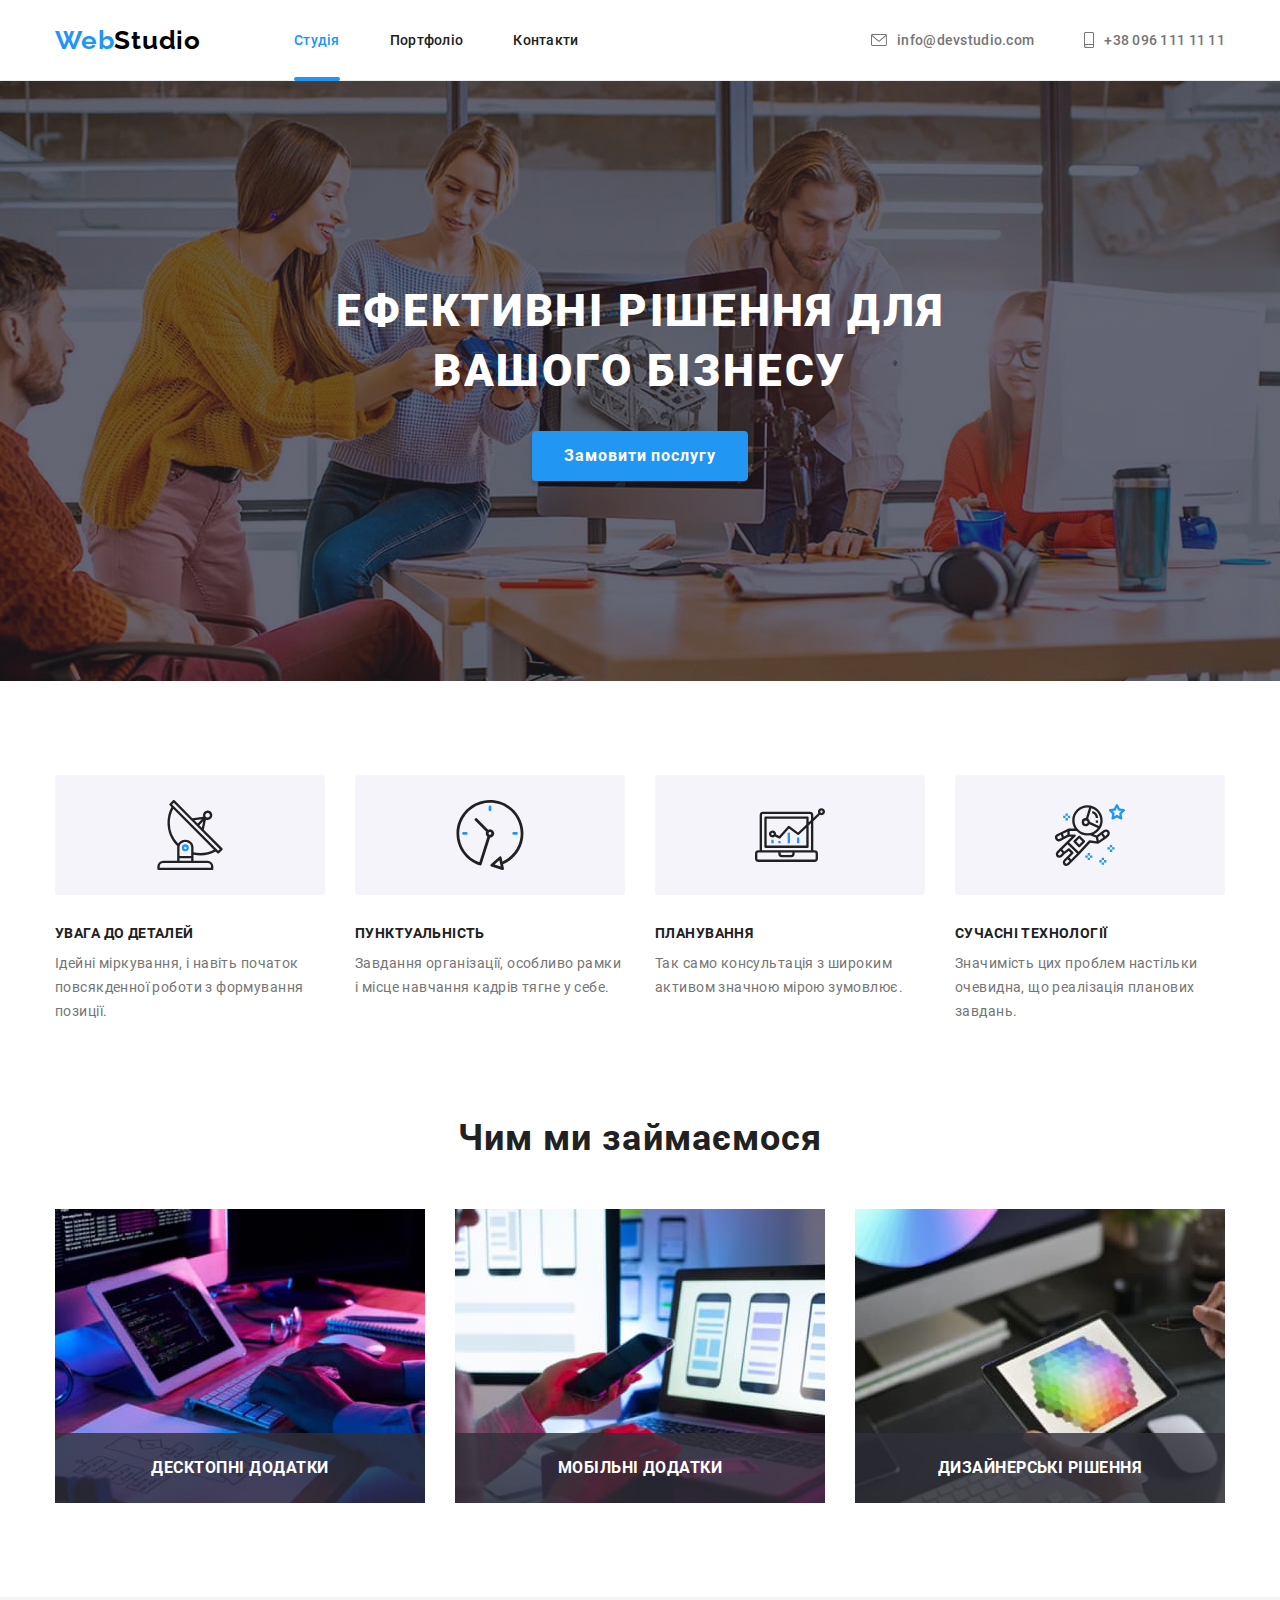
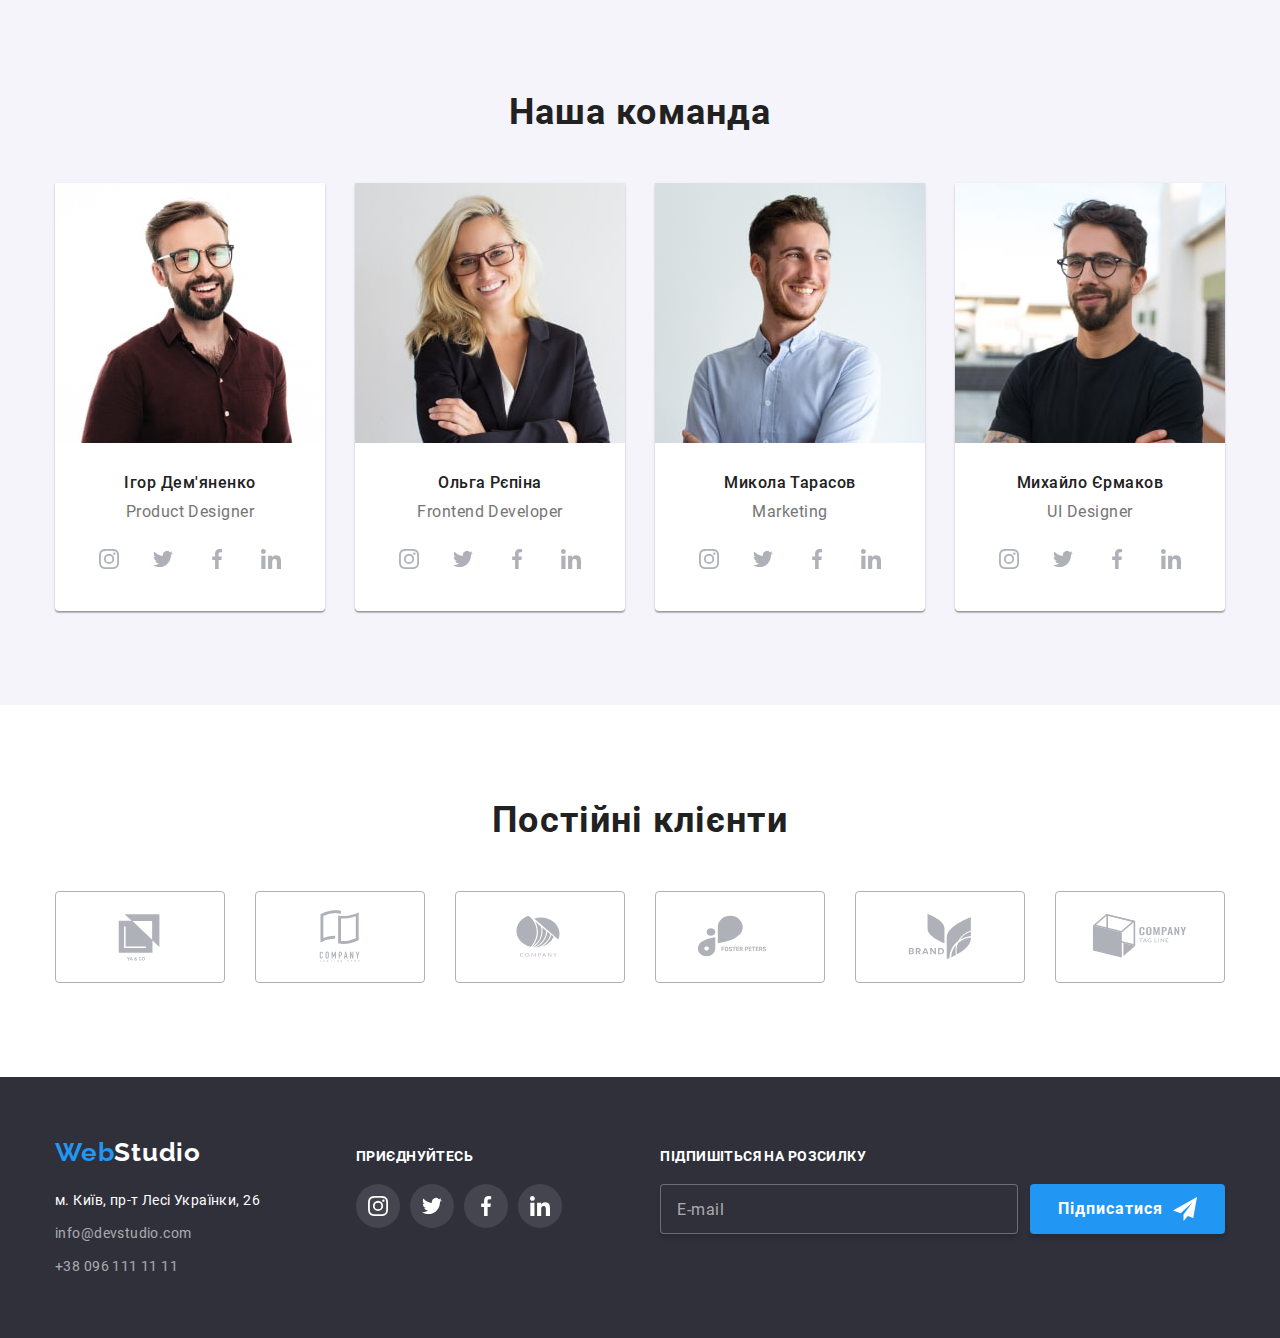
<file: index.html>
<!DOCTYPE html>
<html lang="uk">
  <head>
    <meta charset="UTF-8" />
    <meta http-equiv="X-UA-Compatible" content="IE=edge" />
    <meta name="viewport" content="width=device-width, initial-scale=1.0" />
    <title>Студія</title>
    <link rel="stylesheet" href="./css/main.min.css" />
  </head>

  <body>
    <header class="header">
      <div class="container header__container">
        <a class="logo header__logo" href="./">Web<span class="logo__dark">Studio</span></a>
        <button class="header__mobile-menu js-open-menu">
          <svg width="40" height="40" aria-label="Показати мобільне меню">
            <use href="./images/icons.svg#icon-mobile-menu"></use>
          </svg>
        </button>
        <nav class="nav">
          <ul class="nav__list">
            <li class="nav__item"><a class="nav__link nav__link--current" href="./">Студія</a></li>
            <li class="nav__item">
              <a class="nav__link" href="./portfolio.html">Портфоліо</a>
            </li>
            <li class="nav__item"><a class="nav__link" href="#">Контакти</a></li>
          </ul>
        </nav>
        <ul class="contacts">
          <li class="contacts__item">
            <a class="contacts__link" href="mailto:info@devstudio.com">
              <svg width="16" height="12">
                <use href="./images/icons.svg#icon-envelope"></use>
              </svg>
              info@devstudio.com
            </a>
          </li>
          <li class="contacts__item">
            <a class="contacts__link" href="tel:+380961111111">
              <svg width="10" height="16">
                <use href="./images/icons.svg#icon-smartphone"></use>
              </svg>
              +38 096 111 11 11
            </a>
          </li>
        </ul>
      </div>
    </header>
    <main>
      <section class="hero">
        <div class="container">
          <h1 class="hero__title">Ефективні рішення для вашого бізнесу</h1>
          <button class="hero__button primary-button" type="button" data-modal-open>
            Замовити послугу
          </button>
        </div>
      </section>
      <section class="section">
        <div class="container">
          <h2 class="visually-hidden">Наші переваги</h2>
          <ul class="features">
            <li class="features__item">
              <div class="features__box">
                <svg width="70" height="70">
                  <use href="./images/icons.svg#icon-antenna"></use>
                </svg>
              </div>
              <h3 class="features__caption">Увага до деталей</h3>
              <p class="features__text">
                Ідейні міркування, і навіть початок повсякденної роботи з формування позиції.
              </p>
            </li>
            <li class="features__item">
              <div class="features__box">
                <svg width="70" height="70">
                  <use href="./images/icons.svg#icon-clock"></use>
                </svg>
              </div>
              <h3 class="features__caption">Пунктуальність</h3>
              <p class="features__text">
                Завдання організації, особливо рамки і місце навчання кадрів тягне у себе.
              </p>
            </li>
            <li class="features__item">
              <div class="features__box">
                <svg width="70" height="70">
                  <use href="./images/icons.svg#icon-diagram"></use>
                </svg>
              </div>
              <h3 class="features__caption">Планування</h3>
              <p class="features__text">
                Так само консультація з широким активом значною мірою зумовлює.
              </p>
            </li>
            <li class="features__item">
              <div class="features__box">
                <svg width="70" height="70">
                  <use href="./images/icons.svg#icon-astronaut"></use>
                </svg>
              </div>
              <h3 class="features__caption">Сучасні технології</h3>
              <p class="features__text">
                Значимість цих проблем настільки очевидна, що реалізація планових завдань.
              </p>
            </li>
          </ul>
        </div>
      </section>
      <section class="section section--no-padding-top works-section block">
        <div class="container">
          <h2 class="section__title">Чим ми займаємося</h2>
          <ul class="works">
            <li class="works__item">
              <img
                srcset="./images/works/desktop-app.jpg 1x, ./images/works/desktop-app@2x.jpg 2x"
                src="./images/works/desktop-app.jpg"
                alt="Десктопні додатки"
                width="370"
                height="294"
              />
              <h3 class="works__caption">Десктопні додатки</h3>
            </li>
            <li class="works__item">
              <img
                srcset="./images/works/mobile-app.jpg 1x, ./images/works/mobile-app@2x.jpg 2x"
                src="./images/works/mobile-app.jpg"
                alt="Мобільні додатки"
                width="370"
                height="294"
              />
              <h3 class="works__caption">Мобільні додатки</h3>
            </li>
            <li class="works__item">
              <img
                srcset="./images/works/design.jpg 1x, ./images/works/design@2x.jpg 2x"
                src="./images/works/design.jpg"
                alt="Дизайнерські рішення"
                width="370"
                height="294"
              />
              <h3 class="works__caption">Дизайнерські рішення</h3>
            </li>
          </ul>
        </div>
      </section>
      <section class="section section--background-secondary">
        <div class="container">
          <h2 class="section__title">Наша команда</h2>
          <ul class="team">
            <li class="team__item">
              <picture>
                <source
                  srcset="
                    ./images/team/product-designer-mobile.jpg    1x,
                    ./images/team/product-designer-mobile@2x.jpg 2x
                  "
                  media="(max-width: 767px)"
                />
                <source
                  srcset="
                    ./images/team/product-designer-tablet.jpg    1x,
                    ./images/team/product-designer-tablet@2x.jpg 2x
                  "
                  media="(min-width: 768px) and (max-width: 1199px)"
                />
                <source
                  srcset="
                    ./images/team/product-designer-desktop.jpg    1x,
                    ./images/team/product-designer-desktop@2x.jpg 2x
                  "
                  media="(min-width: 1200px)"
                />
                <img src="./images/team/product-designer-tablet.jpg" alt="Фото Ігоря Дем'яненко" />
              </picture>

              <div class="team__info">
                <h3 class="team__caption">Ігор Дем'яненко</h3>
                <p class="team__text" lang="en">Product Designer</p>
                <ul class="social">
                  <li class="social__item">
                    <a href="" class="social__link">
                      <svg class="social__icon" width="20" height="20">
                        <use href="./images/icons.svg#icon-instagram"></use>
                      </svg>
                    </a>
                  </li>
                  <li class="social__item">
                    <a href="" class="social__link">
                      <svg class="social__icon" width="20" height="20">
                        <use href="./images/icons.svg#icon-twitter"></use>
                      </svg>
                    </a>
                  </li>
                  <li class="social__item">
                    <a href="" class="social__link">
                      <svg class="social-icon" width="20" height="20">
                        <use href="./images/icons.svg#icon-facebook"></use>
                      </svg>
                    </a>
                  </li>
                  <li class="social__item">
                    <a href="" class="social__link">
                      <svg class="social__icon" width="20" height="20">
                        <use href="./images/icons.svg#icon-linkedin"></use>
                      </svg>
                    </a>
                  </li>
                </ul>
              </div>
            </li>
            <li class="team__item">
              <picture>
                <source
                  srcset="
                    ./images/team/frontend-developer-mobile.jpg    1x,
                    ./images/team/frontend-developer-mobile@2x.jpg 2x
                  "
                  media="(max-width: 767px)"
                />
                <source
                  srcset="
                    ./images/team/frontend-developer-tablet.jpg    1x,
                    ./images/team/frontend-developer-tablet@2x.jpg 2x
                  "
                  media="(min-width: 768px) and (max-width: 1199px)"
                />
                <source
                  srcset="
                    ./images/team/frontend-developer-desktop.jpg    1x,
                    ./images/team/frontend-developer-desktop@2x.jpg 2x
                  "
                  media="(min-width: 1200px)"
                />
                <img src="./images/team/frontend-developer-tablet.jpg" alt="Фото Ольги Рєпіної" />
              </picture>
              <div class="team__info">
                <h3 class="team__caption">Ольга Рєпіна</h3>
                <p class="team__text" lang="en">Frontend Developer</p>
                <ul class="social">
                  <li class="social__item">
                    <a href="" class="social__link">
                      <svg class="social__icon" width="20" height="20">
                        <use href="./images/icons.svg#icon-instagram"></use>
                      </svg>
                    </a>
                  </li>
                  <li class="social__item">
                    <a href="" class="social__link">
                      <svg class="social__icon" width="20" height="20">
                        <use href="./images/icons.svg#icon-twitter"></use>
                      </svg>
                    </a>
                  </li>
                  <li class="social__item">
                    <a href="" class="social__link">
                      <svg class="social-icon" width="20" height="20">
                        <use href="./images/icons.svg#icon-facebook"></use>
                      </svg>
                    </a>
                  </li>
                  <li class="social__item">
                    <a href="" class="social__link">
                      <svg class="social__icon" width="20" height="20">
                        <use href="./images/icons.svg#icon-linkedin"></use>
                      </svg>
                    </a>
                  </li>
                </ul>
              </div>
            </li>
            <li class="team__item">
              <picture>
                <source
                  srcset="
                    ./images/team/marketing-mobile.jpg    1x,
                    ./images/team/marketing-mobile@2x.jpg 2x
                  "
                  media="(max-width: 767px)"
                />
                <source
                  srcset="
                    ./images/team/marketing-tablet.jpg    1x,
                    ./images/team/marketing-tablet@2x.jpg 2x
                  "
                  media="(min-width: 768px) and (max-width: 1199px)"
                />
                <source
                  srcset="
                    ./images/team/marketing-desktop.jpg    1x,
                    ./images/team/marketing-desktop@2x.jpg 2x
                  "
                  media="(min-width: 1200px)"
                />
                <img src="./images/team/marketing-tablet.jpg" alt="Фото Миколи Тарасова" />
              </picture>
              <div class="team__info">
                <h3 class="team__caption">Микола Тарасов</h3>
                <p class="team__text" lang="en">Marketing</p>
                <ul class="social">
                  <li class="social__item">
                    <a href="" class="social__link">
                      <svg class="social__icon" width="20" height="20">
                        <use href="./images/icons.svg#icon-instagram"></use>
                      </svg>
                    </a>
                  </li>
                  <li class="social__item">
                    <a href="" class="social__link">
                      <svg class="social__icon" width="20" height="20">
                        <use href="./images/icons.svg#icon-twitter"></use>
                      </svg>
                    </a>
                  </li>
                  <li class="social__item">
                    <a href="" class="social__link">
                      <svg class="social-icon" width="20" height="20">
                        <use href="./images/icons.svg#icon-facebook"></use>
                      </svg>
                    </a>
                  </li>
                  <li class="social__item">
                    <a href="" class="social__link">
                      <svg class="social__icon" width="20" height="20">
                        <use href="./images/icons.svg#icon-linkedin"></use>
                      </svg>
                    </a>
                  </li>
                </ul>
              </div>
            </li>
            <li class="team__item">
              <picture>
                <source
                  srcset="
                    ./images/team/ui-designer-mobile.jpg    1x,
                    ./images/team/ui-designer-mobile@2x.jpg 2x
                  "
                  media="(max-width: 767px)"
                />
                <source
                  srcset="
                    ./images/team/ui-designer-tablet.jpg    1x,
                    ./images/team/ui-designer-tablet@2x.jpg 2x
                  "
                  media="(min-width: 768px) and (max-width: 1199px)"
                />
                <source
                  srcset="
                    ./images/team/ui-designer-desktop.jpg    1x,
                    ./images/team/ui-designer-desktop@2x.jpg 2x
                  "
                  media="(min-width: 1200px)"
                />
                <img src="./images/team/ui-designer-tablet.jpg" alt="Фото Михайла Єрмакова" />
              </picture>
              <div class="team__info">
                <h3 class="team__caption">Михайло Єрмаков</h3>
                <p class="team__text" lang="en">UI Designer</p>
                <ul class="social">
                  <li class="social__item">
                    <a href="" class="social__link">
                      <svg class="social__icon" width="20" height="20">
                        <use href="./images/icons.svg#icon-instagram"></use>
                      </svg>
                    </a>
                  </li>
                  <li class="social__item">
                    <a href="" class="social__link">
                      <svg class="social__icon" width="20" height="20">
                        <use href="./images/icons.svg#icon-twitter"></use>
                      </svg>
                    </a>
                  </li>
                  <li class="social__item">
                    <a href="" class="social__link">
                      <svg class="social-icon" width="20" height="20">
                        <use href="./images/icons.svg#icon-facebook"></use>
                      </svg>
                    </a>
                  </li>
                  <li class="social__item">
                    <a href="" class="social__link">
                      <svg class="social__icon" width="20" height="20">
                        <use href="./images/icons.svg#icon-linkedin"></use>
                      </svg>
                    </a>
                  </li>
                </ul>
              </div>
            </li>
          </ul>
        </div>
      </section>
      <section class="section">
        <div class="container">
          <h2 class="section__title">Постійні клієнти</h2>
          <ul class="clients">
            <li class="clients__item">
              <a href="./portfolio.html" class="clients__link">
                <svg width="106" height="60">
                  <use href="./images/icons.svg#icon-client-yaco"></use>
                </svg>
              </a>
            </li>
            <li class="clients__item">
              <a href="" class="clients__link">
                <svg width="106" height="60">
                  <use href="./images/icons.svg#icon-client-taglinehere"></use>
                </svg>
              </a>
            </li>
            <li class="clients__item">
              <a href="" class="clients__link">
                <svg width="106" height="60">
                  <use href="./images/icons.svg#icon-client-company"></use>
                </svg>
              </a>
            </li>
            <li class="clients__item">
              <a href="" class="clients__link">
                <svg width="106" height="60">
                  <use href="./images/icons.svg#icon-client-fosterpeters"></use>
                </svg>
              </a>
            </li>
            <li class="clients__item">
              <a href="" class="clients__link">
                <svg width="106" height="60">
                  <use href="./images/icons.svg#icon-client-brand"></use>
                </svg>
              </a>
            </li>
            <li class="clients__item">
              <a href="" class="clients__link">
                <svg width="106" height="60">
                  <use href="./images/icons.svg#icon-client-tagline"></use>
                </svg>
              </a>
            </li>
          </ul>
        </div>
      </section>
    </main>
    <footer class="footer">
      <div class="container footer__container">
        <div class="footer__holder">
          <div class="footer__address-box">
            <a class="logo footer__logo" href="./">Web<span class="logo__light">Studio</span></a>
            <address>
              <ul class="address">
                <li class="address__item">
                  <a
                    class="address__link--light"
                    href="https://goo.gl/maps/CPtrU1FHBa2aNyZL9"
                    target="_blank"
                    rel="noopener noreferrer nofollow"
                    >м. Київ, пр-т Лесі Українки, 26</a
                  >
                </li>
                <li class="address__item">
                  <a class="address__link" href="mailto:info@devstudio.com">info@devstudio.com</a>
                </li>
                <li class="address__item">
                  <a class="address__link" href="tel:+380961111111">+38 096 111 11 11</a>
                </li>
              </ul>
            </address>
          </div>
          <div class="connect">
            <p class="footer__text">Приєднуйтесь</p>
            <ul class="social">
              <li class="social__item">
                <a href="" class="social__link social__link--dark">
                  <svg class="social__icon--light" width="20" height="20">
                    <use href="./images/icons.svg#icon-instagram"></use>
                  </svg>
                </a>
              </li>
              <li class="social__item">
                <a href="" class="social__link social__link--dark">
                  <svg class="social__icon--light" width="20" height="20">
                    <use href="./images/icons.svg#icon-twitter"></use>
                  </svg>
                </a>
              </li>
              <li class="social__item">
                <a href="" class="social__link social__link--dark">
                  <svg class="social__icon--light" width="20" height="20">
                    <use href="./images/icons.svg#icon-facebook"></use>
                  </svg>
                </a>
              </li>
              <li class="social__item">
                <a href="" class="social__link social__link--dark">
                  <svg class="social__icon--light" width="20" height="20">
                    <use href="./images/icons.svg#icon-linkedin"></use>
                  </svg>
                </a>
              </li>
            </ul>
          </div>
        </div>
        <div class="subscribe">
          <p class="footer__text">Підпишіться на розсилку</p>
          <form name="subscribe-form" class="subscribe__form">
            <label for="email" class="visually-hidden">Пошта</label>
            <input
              type="email"
              name="mail"
              id="email"
              placeholder="E-mail"
              class="subscribe__input"
            />
            <button type="submit" class="subscribe__button primary-button">
              Підписатися
              <svg class="subscribe__icon" width="24" height="24">
                <use href="./images/icons.svg#icon-send"></use>
              </svg>
            </button>
          </form>
        </div>
      </div>
    </footer>
    <!-- Модальне вікно -->
    <div class="backdrop is-hidden" data-modal>
      <div class="modal">
        <button type="button" class="modal__close" data-modal-close>
          <svg width="18" height="18">
            <use href="./images/icons.svg#icon-close"></use>
          </svg>
        </button>
        <p class="modal__title">Залиште свої дані, ми вам передзвонимо</p>
        <form name="contact-form" class="form">
          <label for="name" class="form__label"> Ім'я</label>
          <div class="form__field">
            <input type="text" name="name" id="name" class="form__input" />
            <svg class="form__icon" width="18" height="18">
              <use href="./images/icons.svg#icon-person"></use>
            </svg>
          </div>

          <label for="tel" class="form__label">Телефон</label>
          <div class="form__field">
            <input type="tel" name="tel" id="tel" class="form__input" />
            <svg class="form__icon" width="18" height="18">
              <use href="./images/icons.svg#icon-phone"></use>
            </svg>
          </div>

          <label for="mail" class="form__label">Пошта</label>
          <div class="form__field">
            <input type="email" name="mail" id="mail" class="form__input" />
            <svg class="form__icon" width="18" height="18">
              <use href="./images/icons.svg#icon-email"></use>
            </svg>
          </div>

          <label for="comment" class="form__label">Коментар</label>
          <textarea
            name="comment"
            id="comment"
            placeholder="Введіть текст"
            class="form__textarea"
          ></textarea>

          <label class="form__checkbox-label">
            <input type="checkbox" name="policy" class="form__checkbox-input visually-hidden" />
            <span class="form__checkbox">
              <svg class="form__checkbox-icon" width="16" height="15">
                <use href="./images/icons.svg#icon-check"></use>
              </svg>
            </span>
            Погоджуюся з розсилкою та приймаю &nbsp;
            <a href="" class="form__policy-link">Умови договору</a>
          </label>

          <button type="submit" class="form__send-button primary-button">Відправити</button>
        </form>
      </div>
    </div>

    <!-- Мобільне меню -->

    <div class="mobile-menu js-menu-container" id="mobile-menu">
      <button class="mobile-menu__close-button js-close-menu">
        <svg width="40" height="40" aria-label="Сховати мобільне меню">
          <use href="./images/icons.svg#icon-mobile-menu-close"></use>
        </svg>
      </button>
      <nav class="mobile-menu__nav">
        <ul class="mobile-menu__list">
          <li class="mobile-menu__item">
            <a class="mobile-menu__link mobile-menu__link--current" href="./">Студія</a>
          </li>
          <li class="mobile-menu__item">
            <a class="mobile-menu__link" href="./portfolio.html">Портфоліо</a>
          </li>
          <li class="mobile-menu__item"><a class="mobile-menu__link" href="#">Контакти</a></li>
        </ul>
      </nav>
      <div class="mobile-menu__info">
        <ul class="mobile-menu-contacts">
          <li class="mobile-menu-contacts__item">
            <a class="mobile-menu-contacts__link" href="tel:+380961111111"> +38 096 111 11 11 </a>
          </li>
          <li class="mobile-menu-contacts__item">
            <a
              class="mobile-menu-contacts__link mobile-menu-contacts__link--small"
              href="mailto:info@devstudio.com"
            >
              info@devstudio.com
            </a>
          </li>
        </ul>
        <ul class="mobile-menu-social">
          <li class="mobile-menu-social__item">
            <a href="" class="mobile-menu-social__link">Instagram</a>
          </li>
          <li class="mobile-menu-social__item">
            <a href="" class="mobile-menu-social__link">Twitter</a>
          </li>
          <li class="mobile-menu-social__item">
            <a href="" class="mobile-menu-social__link">Facebook</a>
          </li>
          <li class="mobile-menu-social__item">
            <a href="" class="mobile-menu-social__link">LinkedIn</a>
          </li>
        </ul>
      </div>
    </div>

    <script src="./js/mobile-menu.js"></script>
    <script src="./js/modal.js"></script>
  </body>
</html>
</file>
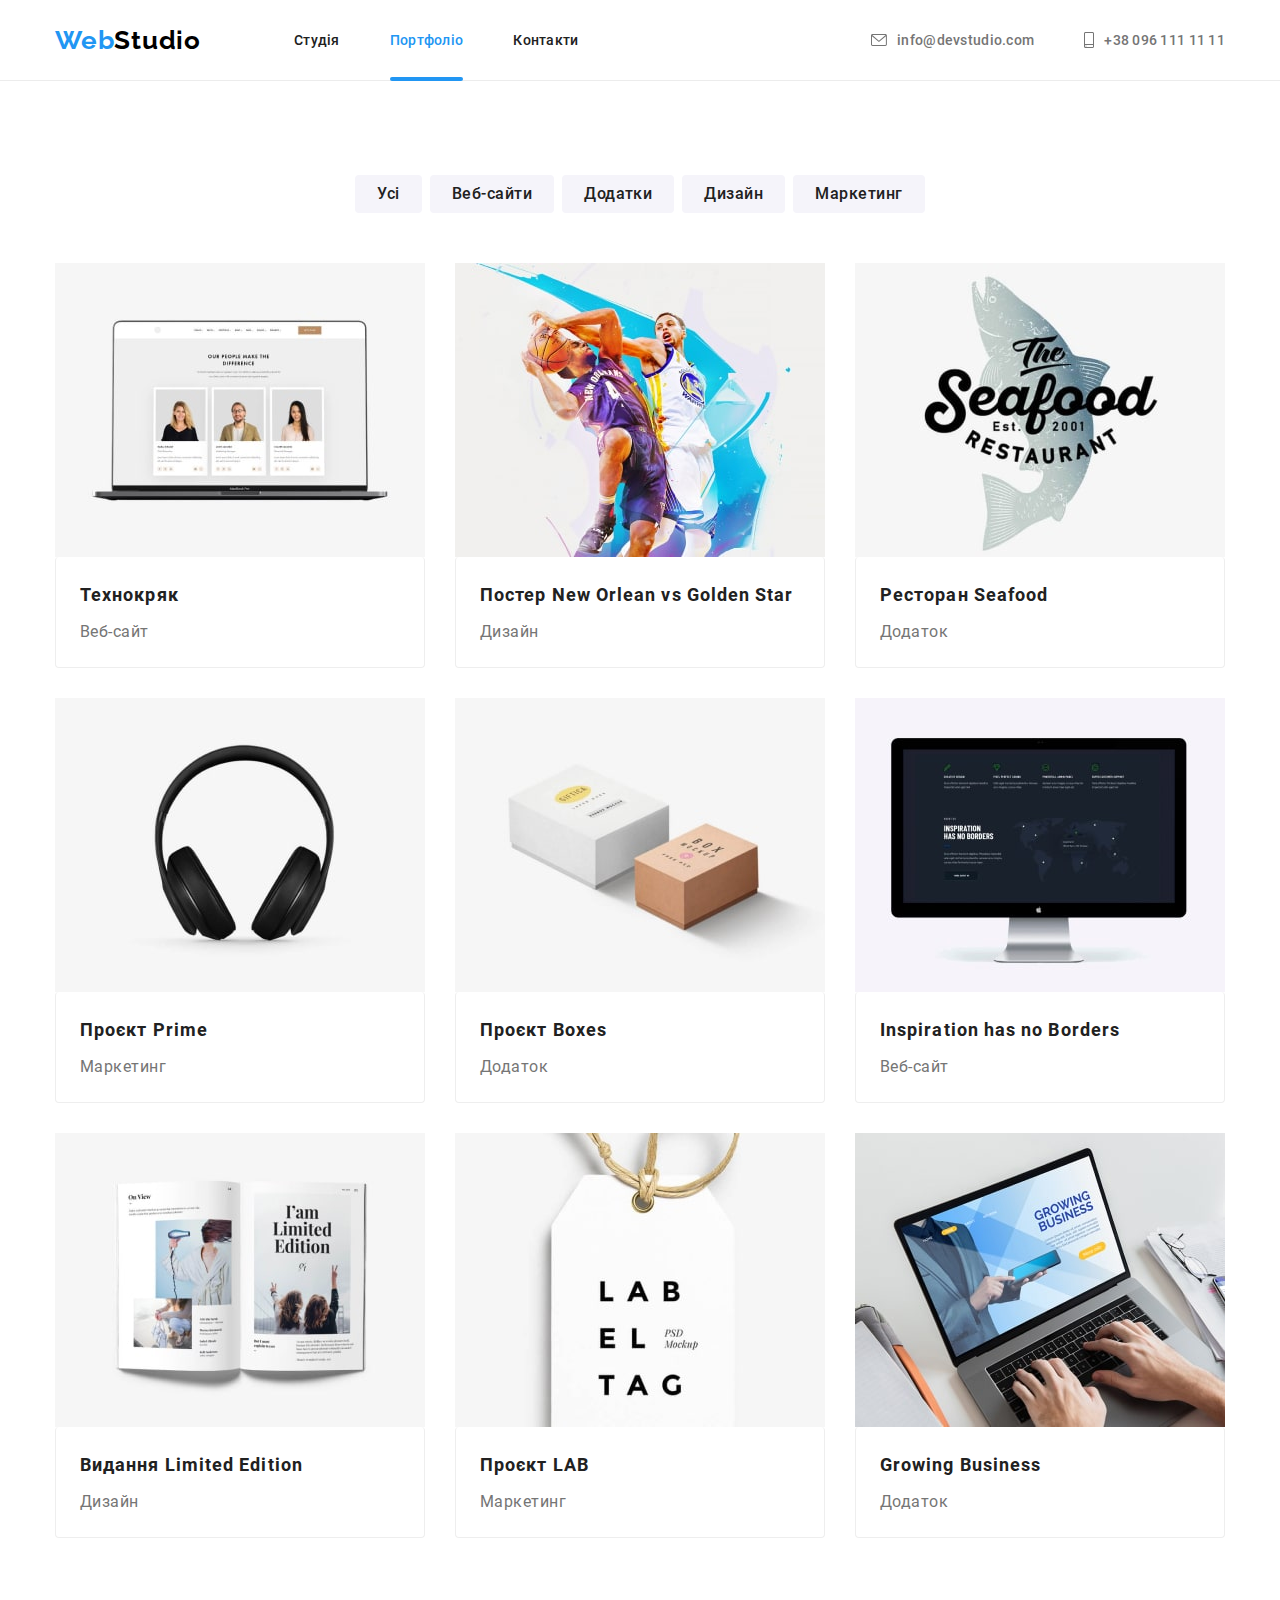
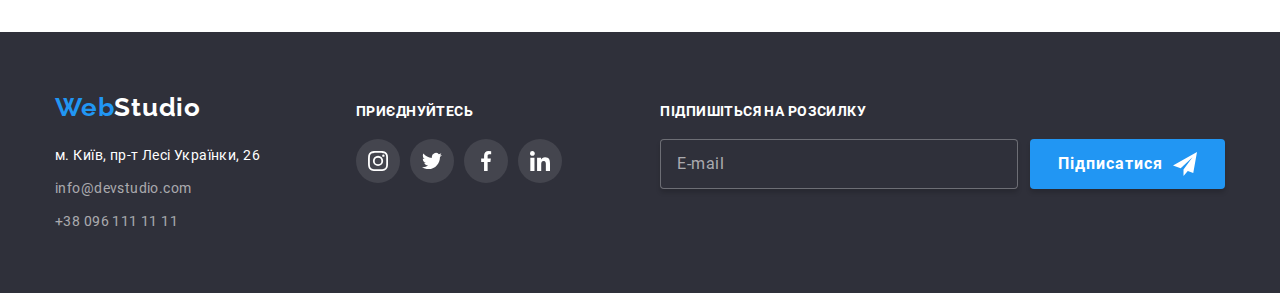
<file: portfolio.html>
<!DOCTYPE html>
<html lang="uk">
  <head>
    <meta charset="UTF-8" />
    <meta http-equiv="X-UA-Compatible" content="IE=edge" />
    <meta name="viewport" content="width=device-width, initial-scale=1.0" />
    <title>Портфоліо</title>
    <link rel="stylesheet" href="./css/main.min.css" />
  </head>

  <body>
    <header class="header">
      <div class="container header__container">
        <a class="logo header__logo" href="./">Web<span class="logo__dark">Studio</span></a>
        <button class="header__mobile-menu js-open-menu">
          <svg width="40" height="40" aria-label="Показати мобільне меню">
            <use href="./images/icons.svg#icon-mobile-menu"></use>
          </svg>
        </button>
        <nav class="nav">
          <ul class="nav__list">
            <li class="nav__item"><a class="nav__link" href="./">Студія</a></li>
            <li class="nav__item">
              <a class="nav__link nav__link--current" href="./portfolio.html">Портфоліо</a>
            </li>
            <li class="nav__item"><a class="nav__link" href="#">Контакти</a></li>
          </ul>
        </nav>
        <ul class="contacts">
          <li class="contacts__item">
            <a class="contacts__link" href="mailto:info@devstudio.com">
              <svg width="16" height="12">
                <use href="./images/icons.svg#icon-envelope"></use>
              </svg>
              info@devstudio.com
            </a>
          </li>
          <li class="contacts__item">
            <a class="contacts__link" href="tel:+380961111111">
              <svg width="10" height="16">
                <use href="./images/icons.svg#icon-smartphone"></use>
              </svg>
              +38 096 111 11 11
            </a>
          </li>
        </ul>
      </div>
    </header>
    <main>
      <section class="section portfolio block">
        <div class="container">
          <h1 class="visually-hidden">Портфоліо</h1>
          <ul class="filter">
            <li>
              <button class="filter__button" type="button">Усі</button>
            </li>
            <li>
              <button class="filter__button" type="button">Веб-сайти</button>
            </li>
            <li>
              <button class="filter__button" type="button">Додатки</button>
            </li>
            <li>
              <button class="filter__button" type="button">Дизайн</button>
            </li>
            <li>
              <button class="filter__button" type="button">Маркетинг</button>
            </li>
          </ul>
          <ul class="portfolio__list">
            <li class="portfolio__item">
              <a href="" class="portfolio__link">
                <div class="portfolio__image-box">
                  <picture>
                    <source
                      srcset="
                        ./images/portfolio/technokryak-mobile.jpg    1x,
                        ./images/portfolio/technokryak-mobile@2x.jpg 2x
                      "
                      media="(max-width: 767px)"
                    />
                    <source
                      srcset="
                        ./images/portfolio/technokryak-tablet.jpg    1x,
                        ./images/portfolio/technokryak-tablet@2x.jpg 2x
                      "
                      media="(min-width: 768px) and (max-width: 1199px)"
                    />
                    <source
                      srcset="
                        ./images/portfolio/technokryak-desktop.jpg    1x,
                        ./images/portfolio/technokryak-desktop@2x.jpg 2x
                      "
                      media="(min-width: 1200px)"
                    />
                    <img
                      src="./images/portfolio/technokryak-tablet.jpg"
                      alt="Сторінка сайту з картками із зображенням людей"
                    />
                  </picture>
                  <div class="portfolio__overlay">
                    <p>
                      Ресурс пропонує комплексні пропозиції з різним рівнем функціоналу та сервісів.
                      Все це дозволить відвідувачу отримати вичерпні відомості про компанію чи
                      приватну особу.
                    </p>
                  </div>
                </div>
                <div class="portfolio__info">
                  <h2 class="portfolio__caption">Технокряк</h2>
                  <p class="portfolio__text">Веб-сайт</p>
                </div></a
              >
            </li>
            <li class="portfolio__item">
              <a href="" class="portfolio__link">
                <div class="portfolio__image-box">
                  <picture>
                    <source
                      srcset="
                        ./images/portfolio/new-orlean-mobile.jpg    1x,
                        ./images/portfolio/new-orlean-mobile@2x.jpg 2x
                      "
                      media="(max-width: 767px)"
                    />
                    <source
                      srcset="
                        ./images/portfolio/new-orlean-tablet.jpg    1x,
                        ./images/portfolio/new-orlean-tablet@2x.jpg 2x
                      "
                      media="(min-width: 768px) and (max-width: 1199px)"
                    />
                    <source
                      srcset="
                        ./images/portfolio/new-orlean-desktop.jpg    1x,
                        ./images/portfolio/new-orlean-desktop@2x.jpg 2x
                      "
                      media="(min-width: 1200px)"
                    />
                    <img
                      src="./images/portfolio/new-orlean-tablet.jpg"
                      alt="Постер, на якому зображені два гравці в баскетбол"
                    />
                  </picture>

                  <div class="portfolio__overlay">
                    <p>
                      Ресурс пропонує комплексні пропозиції з різним рівнем функціоналу та сервісів.
                      Все це дозволить відвідувачу отримати вичерпні відомості про компанію чи
                      приватну особу.
                    </p>
                  </div>
                </div>
                <div class="portfolio__info">
                  <h2 class="portfolio__caption">
                    Постер <span lang="en">New Orlean vs Golden Star</span>
                  </h2>
                  <p class="portfolio__text">Дизайн</p>
                </div></a
              >
            </li>
            <li class="portfolio__item">
              <a href="" class="portfolio__link">
                <div class="portfolio__image-box">
                  <picture>
                    <source
                      srcset="
                        ./images/portfolio/seafood-mobile.jpg    1x,
                        ./images/portfolio/seafood-mobile@2x.jpg 2x
                      "
                      media="(max-width: 767px)"
                    />
                    <source
                      srcset="
                        ./images/portfolio/seafood-tablet.jpg    1x,
                        ./images/portfolio/seafood-tablet@2x.jpg 2x
                      "
                      media="(min-width: 768px) and (max-width: 1199px)"
                    />
                    <source
                      srcset="
                        ./images/portfolio/seafood-desktop.jpg    1x,
                        ./images/portfolio/seafood-desktop@2x.jpg 2x
                      "
                      media="(min-width: 1200px)"
                    />
                    <img
                      src="./images/portfolio/seafood-tablet.jpg"
                      alt="Логотип рибного ресторану"
                    />
                  </picture>
                  <div class="portfolio__overlay">
                    <p>
                      Ресурс пропонує комплексні пропозиції з різним рівнем функціоналу та сервісів.
                      Все це дозволить відвідувачу отримати вичерпні відомості про компанію чи
                      приватну особу.
                    </p>
                  </div>
                </div>
                <div class="portfolio__info">
                  <h2 class="portfolio__caption">Ресторан <span lang="en">Seafood</span></h2>
                  <p class="portfolio__text">Додаток</p>
                </div></a
              >
            </li>
            <li class="portfolio__item">
              <a href="" class="portfolio__link">
                <div class="portfolio__image-box">
                  <picture>
                    <source
                      srcset="
                        ./images/portfolio/prime-mobile.jpg    1x,
                        ./images/portfolio/prime-mobile@2x.jpg 2x
                      "
                      media="(max-width: 767px)"
                    />
                    <source
                      srcset="
                        ./images/portfolio/prime-tablet.jpg    1x,
                        ./images/portfolio/prime-tablet@2x.jpg 2x
                      "
                      media="(min-width: 768px) and (max-width: 1199px)"
                    />
                    <source
                      srcset="
                        ./images/portfolio/prime-desktop.jpg    1x,
                        ./images/portfolio/prime-desktop@2x.jpg 2x
                      "
                      media="(min-width: 1200px)"
                    />
                    <img
                      src="./images/portfolio/prime-tablet.jpg"
                      alt="Логотип проєкту із зображеними навушниками"
                    />
                  </picture>
                  <div class="portfolio__overlay">
                    <p>
                      Ресурс пропонує комплексні пропозиції з різним рівнем функціоналу та сервісів.
                      Все це дозволить відвідувачу отримати вичерпні відомості про компанію чи
                      приватну особу.
                    </p>
                  </div>
                </div>
                <div class="portfolio__info">
                  <h2 class="portfolio__caption">Проєкт <span lang="en">Prime</span></h2>
                  <p class="portfolio__text">Маркетинг</p>
                </div></a
              >
            </li>
            <li class="portfolio__item">
              <a href="" class="portfolio__link">
                <div class="portfolio__image-box">
                  <picture>
                    <source
                      srcset="
                        ./images/portfolio/boxes-mobile.jpg    1x,
                        ./images/portfolio/boxes-mobile@2x.jpg 2x
                      "
                      media="(max-width: 767px)"
                    />
                    <source
                      srcset="
                        ./images/portfolio/boxes-tablet.jpg    1x,
                        ./images/portfolio/boxes-tablet@2x.jpg 2x
                      "
                      media="(min-width: 768px) and (max-width: 1199px)"
                    />
                    <source
                      srcset="
                        ./images/portfolio/boxes-desktop.jpg    1x,
                        ./images/portfolio/boxes-desktop@2x.jpg 2x
                      "
                      media="(min-width: 1200px)"
                    />
                    <img
                      src="./images/portfolio/boxes-tablet.jpg"
                      alt="Головна сторінка додатку із зображенням двох коробок"
                    />
                  </picture>
                  <div class="portfolio__overlay">
                    <p>
                      Ресурс пропонує комплексні пропозиції з різним рівнем функціоналу та сервісів.
                      Все це дозволить відвідувачу отримати вичерпні відомості про компанію чи
                      приватну особу.
                    </p>
                  </div>
                </div>
                <div class="portfolio__info">
                  <h2 class="portfolio__caption">Проєкт <span lang="en">Boxes</span></h2>
                  <p class="portfolio__text">Додаток</p>
                </div></a
              >
            </li>
            <li class="portfolio__item">
              <a href="" class="portfolio__link">
                <div class="portfolio__image-box">
                  <picture>
                    <source
                      srcset="
                        ./images/portfolio/inspiration-mobile.jpg    1x,
                        ./images/portfolio/inspiration-mobile@2x.jpg 2x
                      "
                      media="(max-width: 767px)"
                    />
                    <source
                      srcset="
                        ./images/portfolio/inspiration-tablet.jpg    1x,
                        ./images/portfolio/inspiration-tablet@2x.jpg 2x
                      "
                      media="(min-width: 768px) and (max-width: 1199px)"
                    />
                    <source
                      srcset="
                        ./images/portfolio/inspiration-desktop.jpg    1x,
                        ./images/portfolio/inspiration-desktop@2x.jpg 2x
                      "
                      media="(min-width: 1200px)"
                    />
                    <img
                      src="./images/portfolio/inspiration-tablet.jpg"
                      alt="Головна сторінка сайту на моніторі"
                    />
                  </picture>
                  <div class="portfolio__overlay">
                    <p>
                      Ресурс пропонує комплексні пропозиції з різним рівнем функціоналу та сервісів.
                      Все це дозволить відвідувачу отримати вичерпні відомості про компанію чи
                      приватну особу.
                    </p>
                  </div>
                </div>
                <div class="portfolio__info">
                  <h2 class="portfolio__caption" lang="en">Inspiration has no Borders</h2>
                  <p class="portfolio__text">Веб-сайт</p>
                </div></a
              >
            </li>
            <li class="portfolio__item">
              <a href="" class="portfolio__link">
                <div class="portfolio__image-box">
                  <picture>
                    <source
                      srcset="
                        ./images/portfolio/limited-edition-mobile.jpg    1x,
                        ./images/portfolio/limited-edition-mobile@2x.jpg 2x
                      "
                      media="(max-width: 767px)"
                    />
                    <source
                      srcset="
                        ./images/portfolio/limited-edition-tablet.jpg    1x,
                        ./images/portfolio/limited-edition-tablet@2x.jpg 2x
                      "
                      media="(min-width: 768px) and (max-width: 1199px)"
                    />
                    <source
                      srcset="
                        ./images/portfolio/limited-edition-desktop.jpg    1x,
                        ./images/portfolio/limited-edition-desktop@2x.jpg 2x
                      "
                      media="(min-width: 1200px)"
                    />
                    <img
                      src="./images/portfolio/limited-edition-tablet.jpg"
                      alt="Приклад розвороту видання"
                    />
                  </picture>
                  <div class="portfolio__overlay">
                    <p>
                      Ресурс пропонує комплексні пропозиції з різним рівнем функціоналу та сервісів.
                      Все це дозволить відвідувачу отримати вичерпні відомості про компанію чи
                      приватну особу.
                    </p>
                  </div>
                </div>
                <div class="portfolio__info">
                  <h2 class="portfolio__caption">Видання <span lang="en">Limited Edition</span></h2>
                  <p class="portfolio__text">Дизайн</p>
                </div></a
              >
            </li>
            <li class="portfolio__item">
              <a href="" class="portfolio__link">
                <div class="portfolio__image-box">
                  <picture>
                    <source
                      srcset="
                        ./images/portfolio/lab-mobile.jpg    1x,
                        ./images/portfolio/lab-mobile@2x.jpg 2x
                      "
                      media="(max-width: 767px)"
                    />
                    <source
                      srcset="
                        ./images/portfolio/lab-tablet.jpg    1x,
                        ./images/portfolio/lab-tablet@2x.jpg 2x
                      "
                      media="(min-width: 768px) and (max-width: 1199px)"
                    />
                    <source
                      srcset="
                        ./images/portfolio/lab-desktop.jpg    1x,
                        ./images/portfolio/lab-desktop@2x.jpg 2x
                      "
                      media="(min-width: 1200px)"
                    />
                    <img
                      src="./images/portfolio/lab-tablet.jpg"
                      alt="Логотип проєкту із зображенням бірки"
                    />
                  </picture>
                  <div class="portfolio__overlay">
                    <p>
                      Ресурс пропонує комплексні пропозиції з різним рівнем функціоналу та сервісів.
                      Все це дозволить відвідувачу отримати вичерпні відомості про компанію чи
                      приватну особу.
                    </p>
                  </div>
                </div>
                <div class="portfolio__info">
                  <h2 class="portfolio__caption">Проєкт <span lang="en">LAB</span></h2>
                  <p class="portfolio__text">Маркетинг</p>
                </div></a
              >
            </li>
            <li class="portfolio__item">
              <a href="" class="portfolio__link">
                <div class="portfolio__image-box">
                  <picture>
                    <source
                      srcset="
                        ./images/portfolio/growing-business-mobile.jpg    1x,
                        ./images/portfolio/growing-business-mobile@2x.jpg 2x
                      "
                      media="(max-width: 767px)"
                    />
                    <source
                      srcset="
                        ./images/portfolio/growing-business-tablet.jpg    1x,
                        ./images/portfolio/growing-business-tablet@2x.jpg 2x
                      "
                      media="(min-width: 768px) and (max-width: 1199px)"
                    />
                    <source
                      srcset="
                        ./images/portfolio/growing-business-desktop.jpg    1x,
                        ./images/portfolio/growing-business-desktop@2x.jpg 2x
                      "
                      media="(min-width: 1200px)"
                    />
                    <img
                      src="./images/portfolio/growing-business-tablet.jpg"
                      alt="Головна сторінка додатку, відкрита на ноутбуці"
                    />
                  </picture>
                  <div class="portfolio__overlay">
                    <p>
                      Ресурс пропонує комплексні пропозиції з різним рівнем функціоналу та сервісів.
                      Все це дозволить відвідувачу отримати вичерпні відомості про компанію чи
                      приватну особу.
                    </p>
                  </div>
                </div>
                <div class="portfolio__info">
                  <h2 class="portfolio__caption" lang="en">Growing Business</h2>
                  <p class="portfolio__text">Додаток</p>
                </div></a
              >
            </li>
          </ul>
        </div>
      </section>
    </main>
    <footer class="footer">
      <div class="container footer__container">
        <div class="footer__holder">
          <div class="footer__address-box">
            <a class="logo footer__logo" href="./">Web<span class="logo__light">Studio</span></a>
            <address>
              <ul class="address">
                <li class="address__item">
                  <a
                    class="address__link--light"
                    href="https://goo.gl/maps/CPtrU1FHBa2aNyZL9"
                    target="_blank"
                    rel="noopener noreferrer nofollow"
                    >м. Київ, пр-т Лесі Українки, 26</a
                  >
                </li>
                <li class="address__item">
                  <a class="address__link" href="mailto:info@devstudio.com">info@devstudio.com</a>
                </li>
                <li class="address__item">
                  <a class="address__link" href="tel:+380961111111">+38 096 111 11 11</a>
                </li>
              </ul>
            </address>
          </div>
          <div class="connect">
            <p class="footer__text">Приєднуйтесь</p>
            <ul class="social">
              <li class="social__item">
                <a href="" class="social__link social__link--dark">
                  <svg class="social__icon--light" width="20" height="20">
                    <use href="./images/icons.svg#icon-instagram"></use>
                  </svg>
                </a>
              </li>
              <li class="social__item">
                <a href="" class="social__link social__link--dark">
                  <svg class="social__icon--light" width="20" height="20">
                    <use href="./images/icons.svg#icon-twitter"></use>
                  </svg>
                </a>
              </li>
              <li class="social__item">
                <a href="" class="social__link social__link--dark">
                  <svg class="social__icon--light" width="20" height="20">
                    <use href="./images/icons.svg#icon-facebook"></use>
                  </svg>
                </a>
              </li>
              <li class="social__item">
                <a href="" class="social__link social__link--dark">
                  <svg class="social__icon--light" width="20" height="20">
                    <use href="./images/icons.svg#icon-linkedin"></use>
                  </svg>
                </a>
              </li>
            </ul>
          </div>
        </div>
        <div class="subscribe">
          <p class="footer__text">Підпишіться на розсилку</p>
          <form name="subscribe-form" class="subscribe__form">
            <label for="email" class="visually-hidden">Пошта</label>
            <input
              type="email"
              name="mail"
              id="email"
              placeholder="E-mail"
              class="subscribe__input"
            />
            <button type="submit" class="subscribe__button primary-button">
              Підписатися
              <svg class="subscribe__icon" width="24" height="24">
                <use href="./images/icons.svg#icon-send"></use>
              </svg>
            </button>
          </form>
        </div>
      </div>
    </footer>
    <!-- Мобільне меню -->

    <div class="mobile-menu js-menu-container" id="mobile-menu">
      <button class="mobile-menu__close-button js-close-menu">
        <svg width="40" height="40" aria-label="Сховати мобільне меню">
          <use href="./images/icons.svg#icon-mobile-menu-close"></use>
        </svg>
      </button>
      <nav class="mobile-menu__nav">
        <ul class="mobile-menu__list">
          <li class="mobile-menu__item">
            <a class="mobile-menu__link" href="./">Студія</a>
          </li>
          <li class="mobile-menu__item">
            <a class="mobile-menu__link mobile-menu__link--current" href="./portfolio.html"
              >Портфоліо</a
            >
          </li>
          <li class="mobile-menu__item"><a class="mobile-menu__link" href="#">Контакти</a></li>
        </ul>
      </nav>
      <div class="mobile-menu__info">
        <ul class="mobile-menu-contacts">
          <li class="mobile-menu-contacts__item">
            <a class="mobile-menu-contacts__link" href="tel:+380961111111"> +38 096 111 11 11 </a>
          </li>
          <li class="mobile-menu-contacts__item">
            <a
              class="mobile-menu-contacts__link mobile-menu-contacts__link--small"
              href="mailto:info@devstudio.com"
            >
              info@devstudio.com
            </a>
          </li>
        </ul>
        <ul class="mobile-menu-social">
          <li class="mobile-menu-social__item">
            <a href="" class="mobile-menu-social__link">Instagram</a>
          </li>
          <li class="mobile-menu-social__item">
            <a href="" class="mobile-menu-social__link">Twitter</a>
          </li>
          <li class="mobile-menu-social__item">
            <a href="" class="mobile-menu-social__link">Facebook</a>
          </li>
          <li class="mobile-menu-social__item">
            <a href="" class="mobile-menu-social__link">LinkedIn</a>
          </li>
        </ul>
      </div>
    </div>

    <script src="./js/mobile-menu.js"></script>
  </body>
</html>
</file>
<file: css/main.min.css>
/*! modern-normalize v1.1.0 | MIT License | https://github.com/sindresorhus/modern-normalize */*,::before,::after{-webkit-box-sizing:border-box;box-sizing:border-box}html{-moz-tab-size:4;-o-tab-size:4;tab-size:4}html{line-height:1.15;-webkit-text-size-adjust:100%}body{margin:0}body{font-family:system-ui,-apple-system,"Segoe UI",Roboto,Helvetica,Arial,sans-serif,"Apple Color Emoji","Segoe UI Emoji"}hr{height:0;color:inherit}abbr[title]{-webkit-text-decoration:underline dotted;text-decoration:underline dotted}b,strong{font-weight:bolder}code,kbd,samp,pre{font-family:ui-monospace,SFMono-Regular,Consolas,"Liberation Mono",Menlo,monospace;font-size:1em}small{font-size:80%}sub,sup{font-size:75%;line-height:0;position:relative;vertical-align:baseline}sub{bottom:-0.25em}sup{top:-0.5em}table{text-indent:0;border-color:inherit}button,input,optgroup,select,textarea{font-family:inherit;font-size:100%;line-height:1.15;margin:0}button,select{text-transform:none}button,[type=button],[type=reset],[type=submit]{-webkit-appearance:button}::-moz-focus-inner{border-style:none;padding:0}:-moz-focusring{outline:1px dotted ButtonText}:-moz-ui-invalid{box-shadow:none}legend{padding:0}progress{vertical-align:baseline}::-webkit-inner-spin-button,::-webkit-outer-spin-button{height:auto}[type=search]{-webkit-appearance:textfield;outline-offset:-2px}::-webkit-search-decoration{-webkit-appearance:none}::-webkit-file-upload-button{-webkit-appearance:button;font:inherit}summary{display:list-item}@font-face{font-family:"Roboto";font-style:normal;font-weight:400;src:url("../fonts/roboto-v30-latin_cyrillic-regular.eot");src:local(""),url("../fonts/roboto-v30-latin_cyrillic-regular.eot?#iefix") format("embedded-opentype"),url("../fonts/roboto-v30-latin_cyrillic-regular.woff2") format("woff2"),url("../fonts/roboto-v30-latin_cyrillic-regular.woff") format("woff"),url("../fonts/roboto-v30-latin_cyrillic-regular.ttf") format("truetype"),url("../fonts/roboto-v30-latin_cyrillic-regular.svg#Roboto") format("svg")}@font-face{font-family:"Roboto";font-style:normal;font-weight:500;src:url("../fonts/roboto-v30-latin_cyrillic-500.eot");src:local(""),url("../fonts/roboto-v30-latin_cyrillic-500.eot?#iefix") format("embedded-opentype"),url("../fonts/roboto-v30-latin_cyrillic-500.woff2") format("woff2"),url("../fonts/roboto-v30-latin_cyrillic-500.woff") format("woff"),url("../fonts/roboto-v30-latin_cyrillic-500.ttf") format("truetype"),url("../fonts/roboto-v30-latin_cyrillic-500.svg#Roboto") format("svg")}@font-face{font-family:"Roboto";font-style:normal;font-weight:700;src:url("../fonts/roboto-v30-latin_cyrillic-700.eot");src:local(""),url("../fonts/roboto-v30-latin_cyrillic-700.eot?#iefix") format("embedded-opentype"),url("../fonts/roboto-v30-latin_cyrillic-700.woff2") format("woff2"),url("../fonts/roboto-v30-latin_cyrillic-700.woff") format("woff"),url("../fonts/roboto-v30-latin_cyrillic-700.ttf") format("truetype"),url("../fonts/roboto-v30-latin_cyrillic-700.svg#Roboto") format("svg")}@font-face{font-family:"Roboto";font-style:normal;font-weight:900;src:url("../fonts/roboto-v30-latin_cyrillic-900.eot");src:local(""),url("../fonts/roboto-v30-latin_cyrillic-900.eot?#iefix") format("embedded-opentype"),url("../fonts/roboto-v30-latin_cyrillic-900.woff2") format("woff2"),url("../fonts/roboto-v30-latin_cyrillic-900.woff") format("woff"),url("../fonts/roboto-v30-latin_cyrillic-900.ttf") format("truetype"),url("../fonts/roboto-v30-latin_cyrillic-900.svg#Roboto") format("svg")}@font-face{font-family:"Raleway";font-style:normal;font-weight:700;src:url("../fonts/raleway-v28-latin-700.eot");src:local(""),url("../fonts/raleway-v28-latin-700.eot?#iefix") format("embedded-opentype"),url("../fonts/raleway-v28-latin-700.woff2") format("woff2"),url("../fonts/raleway-v28-latin-700.woff") format("woff"),url("../fonts/raleway-v28-latin-700.ttf") format("truetype"),url("../fonts/raleway-v28-latin-700.svg#Raleway") format("svg")}p,h1,h2,h3,ul{margin:0;padding:0}img{display:block;max-width:100%;height:auto}body{font-family:"Roboto",sans-serif;font-size:14px;color:#757575;background-color:#fff}ul{list-style:none}a{text-decoration:none;-webkit-transition:color 250ms cubic-bezier(0.4, 0, 0.2, 1);transition:color 250ms cubic-bezier(0.4, 0, 0.2, 1)}a:hover,a:focus{color:#2196f3}textarea{resize:none}.filter__button,.primary-button{font-family:inherit;text-align:center;border-radius:4px;border:none}.filter__button:hover,.primary-button:hover{cursor:pointer}.portfolio__overlay,.works__caption,.subscribe__button{display:-webkit-box;display:-ms-flexbox;display:flex;-webkit-box-align:center;-ms-flex-align:center;align-items:center;-webkit-box-pack:center;-ms-flex-pack:center;justify-content:center}.visually-hidden{position:absolute;white-space:nowrap;width:1px;height:1px;overflow:hidden;border:0;padding:0;clip:rect(0 0 0 0);-webkit-clip-path:inset(50%);clip-path:inset(50%);margin:-1px}.primary-button{padding:10px 32px;font-weight:700;font-size:16px;line-height:1.875;letter-spacing:.06em;color:#fff;background-color:#2196f3;-webkit-box-shadow:0px 4px 4px rgba(0,0,0,.15);box-shadow:0px 4px 4px rgba(0,0,0,.15);-webkit-transition:background-color 250ms cubic-bezier(0.4, 0, 0.2, 1);transition:background-color 250ms cubic-bezier(0.4, 0, 0.2, 1)}.primary-button:hover,.primary-button:focus,.primary-button:active{background-color:#188ce8}.container{padding:0 15px}@media screen and (min-width: 480px){.container{width:480px;margin:0 auto}}@media screen and (min-width: 768px){.container{width:768px}}@media screen and (min-width: 1200px){.container{width:1200px}}.footer{padding:60px 0;background-color:#2f303a}.footer__container{text-align:center}@media screen and (min-width: 1200px){.footer__container{display:-webkit-box;display:-ms-flexbox;display:flex;-webkit-box-align:baseline;-ms-flex-align:baseline;align-items:baseline;text-align:inherit}}.footer__holder{margin:0 0 60px 0}@media screen and (min-width: 768px){.footer__holder{display:-webkit-box;display:-ms-flexbox;display:flex;-webkit-box-align:baseline;-ms-flex-align:baseline;align-items:baseline;-webkit-box-pack:center;-ms-flex-pack:center;justify-content:center;gap:165px}}@media screen and (min-width: 1200px){.footer__holder{gap:70px;margin:0}}.footer__logo{margin:0 0 20px}@media screen and (max-width: 767.98px){.footer__address-box{margin:0 0 60px 0}}@media screen and (min-width: 1200px){.footer__address-box{width:231px}}.footer__text{margin:0 0 20px;font-weight:700;line-height:1.1428571429;letter-spacing:.03em;text-transform:uppercase;color:#fff}.address{font-style:normal;line-height:1.7142857143;letter-spacing:.03em}.address__item:not(:last-child){margin:0 0 9px}.address__link{color:rgba(255,255,255,.6)}.address__link--light{color:#fff}.header{border-bottom:1px solid #ececec}.header__container{display:-webkit-box;display:-ms-flexbox;display:flex;-webkit-box-align:center;-ms-flex-align:center;align-items:center;height:60px}@media screen and (min-width: 768px){.header__container{height:80px}}@media screen and (min-width: 768px)and (max-width: 1199.98px){.header__logo{margin:0 88px 0 0}}@media screen and (min-width: 1200px){.header__logo{margin:0 93px 0 0}}.header__mobile-menu{margin:0 0 0 auto;padding:0;background-color:rgba(0,0,0,0);border:none}@media screen and (min-width: 768px){.header__mobile-menu{display:none}}.header__mobile-menu:hover,.header__mobile-menu:focus{fill:#2196f3}.nav__list{display:none}@media screen and (min-width: 768px){.nav__list{display:-webkit-box;display:-ms-flexbox;display:flex;-webkit-box-align:center;-ms-flex-align:center;align-items:center;gap:50px}}.contacts{display:none}@media screen and (min-width: 768px){.contacts{display:-webkit-box;display:-ms-flexbox;display:flex;-webkit-box-orient:vertical;-webkit-box-direction:normal;-ms-flex-direction:column;flex-direction:column;-webkit-box-align:start;-ms-flex-align:start;align-items:flex-start;margin-left:auto;gap:10px}}@media screen and (min-width: 1200px){.contacts{-webkit-box-orient:horizontal;-webkit-box-direction:normal;-ms-flex-direction:row;flex-direction:row;-webkit-box-align:center;-ms-flex-align:center;align-items:center;gap:50px}}.nav,.contacts{font-weight:500;line-height:1.1428571429;letter-spacing:.02em}.nav__link{position:relative;display:block;padding:32px 0;color:#212121}.nav__link--current{color:#2196f3}.nav__link--current::after{content:"";display:block;position:absolute;bottom:-1px;left:0;width:100%;height:4px;border-radius:2px;background-color:#2196f3}.contacts__link{display:-webkit-box;display:-ms-flexbox;display:flex;-webkit-box-align:center;-ms-flex-align:center;align-items:center;gap:10px;color:#757575;fill:#757575;-webkit-transition:fill 250ms cubic-bezier(0.4, 0, 0.2, 1),color 250ms cubic-bezier(0.4, 0, 0.2, 1);transition:fill 250ms cubic-bezier(0.4, 0, 0.2, 1),color 250ms cubic-bezier(0.4, 0, 0.2, 1)}.contacts__link:hover,.contacts__link:focus{fill:#2196f3}@media screen and (min-width: 1200px){.contacts__link{padding:32px 0}}.logo{display:block;font-family:"Raleway",sans-serif;font-weight:700;font-size:26px;line-height:1.1923076923;letter-spacing:.03em;color:#2196f3}.logo__dark{color:#000}.logo__light{color:#fff}.mobile-menu{position:fixed;top:0;left:0;display:-webkit-box;display:-ms-flexbox;display:flex;-webkit-box-orient:vertical;-webkit-box-direction:normal;-ms-flex-direction:column;flex-direction:column;-webkit-box-pack:justify;-ms-flex-pack:justify;justify-content:space-between;width:100%;height:100%;padding:48px 40px;background-color:#fff;z-index:999;-webkit-transform:translateX(100%);transform:translateX(100%);-webkit-transition:-webkit-transform 250ms cubic-bezier(0.4, 0, 0.2, 1);transition:-webkit-transform 250ms cubic-bezier(0.4, 0, 0.2, 1);transition:transform 250ms cubic-bezier(0.4, 0, 0.2, 1);transition:transform 250ms cubic-bezier(0.4, 0, 0.2, 1), -webkit-transform 250ms cubic-bezier(0.4, 0, 0.2, 1)}.mobile-menu.is-open{-webkit-transform:translateX(0);transform:translateX(0)}@media screen and (min-width: 768px){.mobile-menu{display:none}}.mobile-menu__close-button{position:absolute;top:10px;right:15px;margin:0 0 0 auto;padding:0;background-color:rgba(0,0,0,0);border:none}@media screen and (min-width: 768px){.mobile-menu__close-button{display:none}}.mobile-menu__close-button:hover,.mobile-menu__close-button:focus{fill:#2196f3}.mobile-menu__nav{font-weight:500;font-size:40px;line-height:1.175;letter-spacing:.02em}.mobile-menu__list{display:-webkit-box;display:-ms-flexbox;display:flex;-webkit-box-orient:vertical;-webkit-box-direction:normal;-ms-flex-direction:column;flex-direction:column;gap:32px}.mobile-menu__link{color:#212121}.mobile-menu__link--current{color:#2196f3}.mobile-menu-contacts{display:-webkit-box;display:-ms-flexbox;display:flex;-webkit-box-orient:vertical;-webkit-box-direction:normal;-ms-flex-direction:column;flex-direction:column;gap:32px;margin:0 0 34px 0}.mobile-menu-contacts__link{font-weight:500;font-size:34px;line-height:1.1764705882;letter-spacing:.02em;color:#2196f3}.mobile-menu-contacts__link--small{font-size:24px;line-height:1.1666666667;color:#757575}.mobile-menu-social{display:-webkit-box;display:-ms-flexbox;display:flex;-ms-flex-wrap:wrap;flex-wrap:wrap}.mobile-menu-social__item:not(:last-child)::after{content:"";margin:0 10px;height:22px;border-right:1px solid rgba(33,33,33,.2)}.mobile-menu-social__link{font-weight:500;font-size:18px;line-height:1.2222222222;letter-spacing:.02em;color:#2196f3}.section{padding-top:60px;padding-bottom:60px}@media screen and (min-width: 1200px){.section{padding-top:94px;padding-bottom:94px}}.section--no-padding-top{padding-top:0}.section--background-secondary{background-color:#f5f4fa}.section__title{margin:0 0 30px;font-size:28px;line-height:1.1785714286;letter-spacing:.03em;text-align:center;color:#212121}@media screen and (min-width: 1200px){.section__title{margin:0 0 50px;font-size:36px;line-height:1.1666666667}}.social{display:-webkit-box;display:-ms-flexbox;display:flex;-webkit-box-pack:center;-ms-flex-pack:center;justify-content:center;gap:10px}.social__item{width:44px;height:44px}.social__link{display:-webkit-box;display:-ms-flexbox;display:flex;-webkit-box-pack:center;-ms-flex-pack:center;justify-content:center;-webkit-box-align:center;-ms-flex-align:center;align-items:center;width:100%;height:100%;border-radius:50%;fill:#afb1b8;-webkit-transition:background-color 250ms cubic-bezier(0.4, 0, 0.2, 1),fill 250ms cubic-bezier(0.4, 0, 0.2, 1);transition:background-color 250ms cubic-bezier(0.4, 0, 0.2, 1),fill 250ms cubic-bezier(0.4, 0, 0.2, 1)}.social__link:hover,.social__link:focus{background-color:#2196f3;fill:#fff}.social__link--dark{background-color:rgba(255,255,255,.1)}.social__link--dark:hover,.social__link--dark:focus{background-color:#2196f3}.social__icon--light{fill:#fff}.subscribe{margin:0 0 0 auto}.subscribe__form{display:-webkit-box;display:-ms-flexbox;display:flex;-webkit-box-orient:vertical;-webkit-box-direction:normal;-ms-flex-direction:column;flex-direction:column;-webkit-box-align:center;-ms-flex-align:center;align-items:center;gap:20px}@media screen and (min-width: 1200px){.subscribe__form{-webkit-box-orient:horizontal;-webkit-box-direction:normal;-ms-flex-direction:row;flex-direction:row;gap:12px}}.subscribe__input{display:block;max-width:450px;width:100%;height:50px;padding:15px 0 15px 16px;background-color:#2f303a;border:1px solid rgba(255,255,255,.3);border-radius:4px;-webkit-box-shadow:0px 4px 4px rgba(0,0,0,.15);box-shadow:0px 4px 4px rgba(0,0,0,.15)}@media screen and (min-width: 1200px){.subscribe__input{width:358px;margin:0}}.subscribe__input::-webkit-input-placeholder{font-size:16px;line-height:1.25;letter-spacing:.03em;color:rgba(255,255,255,.6);outline:none}.subscribe__input::-moz-placeholder{font-size:16px;line-height:1.25;letter-spacing:.03em;color:rgba(255,255,255,.6);outline:none}.subscribe__input:-ms-input-placeholder{font-size:16px;line-height:1.25;letter-spacing:.03em;color:rgba(255,255,255,.6);outline:none}.subscribe__input::-ms-input-placeholder{font-size:16px;line-height:1.25;letter-spacing:.03em;color:rgba(255,255,255,.6);outline:none}.subscribe__input,.subscribe__input::placeholder{font-size:16px;line-height:1.25;letter-spacing:.03em;color:rgba(255,255,255,.6);outline:none}.subscribe__button{gap:10px;padding:10px 28px}.form__label{display:block;margin:0 0 4px;font-size:12px;line-height:1.1666666667;letter-spacing:.01em}.form__field{position:relative;margin:0 0 10px 0}.form__input,.form__textarea{width:100%;padding:11px 12px 11px 42px;border:1px solid rgba(33,33,33,.2);border-radius:4px;outline:none;-webkit-transition:border-color 250ms cubic-bezier(0.4, 0, 0.2, 1);transition:border-color 250ms cubic-bezier(0.4, 0, 0.2, 1)}.form__input:focus,.form__textarea:focus{border-color:#2196f3}.form__textarea{height:120px;padding:12px 16px;margin:0 0 20px 0;color:#757575}.form__textarea::-webkit-input-placeholder{font-size:14px;line-height:1.1428571429;letter-spacing:.01em;color:rgba(117,117,117,.5)}.form__textarea::-moz-placeholder{font-size:14px;line-height:1.1428571429;letter-spacing:.01em;color:rgba(117,117,117,.5)}.form__textarea:-ms-input-placeholder{font-size:14px;line-height:1.1428571429;letter-spacing:.01em;color:rgba(117,117,117,.5)}.form__textarea::-ms-input-placeholder{font-size:14px;line-height:1.1428571429;letter-spacing:.01em;color:rgba(117,117,117,.5)}.form__textarea::placeholder{font-size:14px;line-height:1.1428571429;letter-spacing:.01em;color:rgba(117,117,117,.5)}@media screen and (min-width: 1200px){.form__textarea::-webkit-input-placeholder{font-size:12px;line-height:1.1666666667}.form__textarea::-moz-placeholder{font-size:12px;line-height:1.1666666667}.form__textarea:-ms-input-placeholder{font-size:12px;line-height:1.1666666667}.form__textarea::-ms-input-placeholder{font-size:12px;line-height:1.1666666667}.form__textarea::placeholder{font-size:12px;line-height:1.1666666667}}.form__icon{position:absolute;top:50%;left:12px;fill:#212121;-webkit-transform:translateY(-50%);transform:translateY(-50%);-webkit-transition:fill 250ms cubic-bezier(0.4, 0, 0.2, 1);transition:fill 250ms cubic-bezier(0.4, 0, 0.2, 1)}.form__field:focus-within .form__icon{fill:#2196f3}.form__checkbox-label{display:-webkit-box;display:-ms-flexbox;display:flex;-webkit-box-pack:center;-ms-flex-pack:center;justify-content:center;-webkit-box-align:center;-ms-flex-align:center;align-items:center;margin:0 0 30px 0;font-size:12px;line-height:1.1666666667}@media screen and (min-width: 1200px){.form__checkbox-label{font-size:14px;line-height:1.7142857143}}.form__policy-link{text-decoration:underline;color:#2196f3}.form__checkbox{position:relative;display:inline-block;width:16px;height:15px;margin:0 8.38px 0 0;border:2px solid #212121;border-radius:3px;-webkit-transition:background-color 250ms cubic-bezier(0.4, 0, 0.2, 1),border-color 250ms cubic-bezier(0.4, 0, 0.2, 1);transition:background-color 250ms cubic-bezier(0.4, 0, 0.2, 1),border-color 250ms cubic-bezier(0.4, 0, 0.2, 1)}.form__checkbox-icon{position:absolute;top:50%;left:50%;-webkit-transform:translate(-50%, -50%);transform:translate(-50%, -50%);opacity:0;-webkit-transition:opacity 250ms cubic-bezier(0.4, 0, 0.2, 1);transition:opacity 250ms cubic-bezier(0.4, 0, 0.2, 1)}.form__checkbox-input:checked+.form__checkbox{background-color:#2196f3;border-color:#2196f3}.form__checkbox-input:checked+.form__checkbox .form__checkbox-icon{opacity:1}.form__send-button{display:block;margin:0 auto;padding:10px 52px}.backdrop{position:fixed;top:0;left:0;width:100%;height:100%;overflow-y:scroll;background-color:rgba(0,0,0,.2);opacity:1;-webkit-transition:opacity 250ms cubic-bezier(0.4, 0, 0.2, 1);transition:opacity 250ms cubic-bezier(0.4, 0, 0.2, 1)}@media screen and (max-width: 767.98px){.backdrop{padding:93px 15px 94px}}@media screen and (min-width: 768px)and (max-width: 1199.98px){.backdrop{padding:208px 159px 207px}}@media screen and (min-width: 1200px){.backdrop{padding:0;overflow-y:hidden}}.backdrop.is-hidden{opacity:0;pointer-events:none}.backdrop.is-hidden .modal{-webkit-transform:translate(-50%, -50%) scale(0.5);transform:translate(-50%, -50%) scale(0.5)}.modal{position:relative;max-width:450px;width:100%;height:609px;padding:40px;margin:0 auto;background-color:#fff;-webkit-box-shadow:0px 1px 3px rgba(0,0,0,.12),0px 1px 1px rgba(0,0,0,.14),0px 2px 1px rgba(0,0,0,.2);box-shadow:0px 1px 3px rgba(0,0,0,.12),0px 1px 1px rgba(0,0,0,.14),0px 2px 1px rgba(0,0,0,.2);border-radius:4px;-webkit-transition:-webkit-transform 250ms cubic-bezier(0.4, 0, 0.2, 1);transition:-webkit-transform 250ms cubic-bezier(0.4, 0, 0.2, 1);transition:transform 250ms cubic-bezier(0.4, 0, 0.2, 1);transition:transform 250ms cubic-bezier(0.4, 0, 0.2, 1), -webkit-transform 250ms cubic-bezier(0.4, 0, 0.2, 1)}@media screen and (min-width: 1200px){.modal{position:absolute;top:50%;left:50%;-webkit-transform:translate(-50%, -50%) scale(1);transform:translate(-50%, -50%) scale(1);max-width:528px;width:100%;height:581px}}.modal__close{position:absolute;top:8px;right:8px;display:-webkit-box;display:-ms-flexbox;display:flex;-webkit-box-pack:center;-ms-flex-pack:center;justify-content:center;-webkit-box-align:center;-ms-flex-align:center;align-items:center;width:30px;height:30px;padding:0;background-color:#fff;border:1px solid rgba(0,0,0,.1);border-radius:50%;-webkit-transition:fill 250ms cubic-bezier(0.4, 0, 0.2, 1);transition:fill 250ms cubic-bezier(0.4, 0, 0.2, 1)}.modal__close:hover,.modal__close:focus{cursor:pointer;fill:#2196f3}.modal__title{margin:0 0 12px;font-weight:700;font-size:20px;line-height:1.5;letter-spacing:.03em;text-align:center;color:#212121}@media screen and (min-width: 1200px){.modal__title{line-height:1.15}}.clients{display:-webkit-box;display:-ms-flexbox;display:flex;-ms-flex-wrap:wrap;flex-wrap:wrap;gap:30px}.clients__item{-ms-flex-preferred-size:calc((100% - 30px)/2);flex-basis:calc((100% - 30px)/2);height:92px}@media screen and (min-width: 768px){.clients__item{-ms-flex-preferred-size:calc((100% - 60px)/3);flex-basis:calc((100% - 60px)/3)}}@media screen and (min-width: 1200px){.clients__item{-ms-flex-preferred-size:calc((100% - 150px)/6);flex-basis:calc((100% - 150px)/6)}}.clients__link{display:-webkit-box;display:-ms-flexbox;display:flex;-webkit-box-pack:center;-ms-flex-pack:center;justify-content:center;-webkit-box-align:center;-ms-flex-align:center;align-items:center;width:100%;height:100%;border:1px solid #afb1b8;border-radius:4px;fill:#afb1b8;-webkit-transition:border-color 250ms cubic-bezier(0.4, 0, 0.2, 1),fill 250ms cubic-bezier(0.4, 0, 0.2, 1);transition:border-color 250ms cubic-bezier(0.4, 0, 0.2, 1),fill 250ms cubic-bezier(0.4, 0, 0.2, 1)}.clients__link:hover,.clients__link:focus{fill:#2196f3;border-color:#2196f3}@media screen and (min-width: 768px){.features{display:-webkit-box;display:-ms-flexbox;display:flex;-ms-flex-wrap:wrap;flex-wrap:wrap;gap:30px}}.features__item:not(:last-child){margin:0 0 30px 0}@media screen and (min-width: 768px){.features__item{-ms-flex-preferred-size:calc((100% - 30px)/2);flex-basis:calc((100% - 30px)/2)}.features__item:not(:last-child){margin:0}}@media screen and (min-width: 1200px){.features__item{-ms-flex-preferred-size:calc((100% - 90px)/4);flex-basis:calc((100% - 90px)/4)}}.features__box{display:-webkit-box;display:-ms-flexbox;display:flex;-webkit-box-pack:center;-ms-flex-pack:center;justify-content:center;-webkit-box-align:center;-ms-flex-align:center;align-items:center;height:120px;margin:0 0 30px;background-color:#f5f4fa;border-radius:4px}.features__caption{margin:0 0 10px;font-size:14px;line-height:1.1428571429;letter-spacing:.03em;text-transform:uppercase;color:#212121}@media screen and (max-width: 767.98px){.features__caption{text-align:center}}.features__text{line-height:1.7142857143;letter-spacing:.03em}.hero{max-width:1600px;padding:118px 0;margin:0 auto;text-align:center;background-color:#2f303a;background-image:-webkit-gradient(linear, left top, left bottom, from(rgba(47, 48, 58, 0.4)), to(rgba(47, 48, 58, 0.4))),url("../images/hero/hero-mobile.jpg");background-image:linear-gradient(rgba(47, 48, 58, 0.4), rgba(47, 48, 58, 0.4)),url("../images/hero/hero-mobile.jpg");background-repeat:no-repeat;background-size:cover;background-position:center}@media screen and (max-width: 767.98px)and (min-device-pixel-ratio: 2),screen and (max-width: 767.98px)and (-webkit-min-device-pixel-ratio: 2),screen and (max-width: 767.98px)and (min-resolution: 192dpi),screen and (max-width: 767.98px)and (min-resolution: 2dppx){.hero{background-image:-webkit-gradient(linear, left top, left bottom, from(rgba(47, 48, 58, 0.4)), to(rgba(47, 48, 58, 0.4))),url("../images/hero/hero-mobile@2x.jpg");background-image:linear-gradient(rgba(47, 48, 58, 0.4), rgba(47, 48, 58, 0.4)),url("../images/hero/hero-mobile@2x.jpg")}}@media screen and (min-width: 768px){.hero{background-image:-webkit-gradient(linear, left top, left bottom, from(rgba(47, 48, 58, 0.4)), to(rgba(47, 48, 58, 0.4))),url("../images/hero/hero-tablet.jpg");background-image:linear-gradient(rgba(47, 48, 58, 0.4), rgba(47, 48, 58, 0.4)),url("../images/hero/hero-tablet.jpg")}}@media screen and (min-width: 768px)and (min-device-pixel-ratio: 2),screen and (min-width: 768px)and (-webkit-min-device-pixel-ratio: 2),screen and (min-width: 768px)and (min-resolution: 192dpi),screen and (min-width: 768px)and (min-resolution: 2dppx){.hero{background-image:-webkit-gradient(linear, left top, left bottom, from(rgba(47, 48, 58, 0.4)), to(rgba(47, 48, 58, 0.4))),url("../images/hero/hero-tablet@2x.jpg");background-image:linear-gradient(rgba(47, 48, 58, 0.4), rgba(47, 48, 58, 0.4)),url("../images/hero/hero-tablet@2x.jpg")}}@media screen and (min-width: 1200px){.hero{padding:200px 0;background-image:-webkit-gradient(linear, left top, left bottom, from(rgba(47, 48, 58, 0.4)), to(rgba(47, 48, 58, 0.4))),url("../images/hero/hero-desktop.jpg");background-image:linear-gradient(rgba(47, 48, 58, 0.4), rgba(47, 48, 58, 0.4)),url("../images/hero/hero-desktop.jpg")}}@media screen and (min-width: 1200px)and (min-device-pixel-ratio: 2),screen and (min-width: 1200px)and (-webkit-min-device-pixel-ratio: 2),screen and (min-width: 1200px)and (min-resolution: 192dpi),screen and (min-width: 1200px)and (min-resolution: 2dppx){.hero{background-image:-webkit-gradient(linear, left top, left bottom, from(rgba(47, 48, 58, 0.4)), to(rgba(47, 48, 58, 0.4))),url("../images/hero/hero-desktop@2x.jpg");background-image:linear-gradient(rgba(47, 48, 58, 0.4), rgba(47, 48, 58, 0.4)),url("../images/hero/hero-desktop@2x.jpg")}}.hero__title{margin:0 auto 30px auto;max-width:360px;font-weight:900;font-size:26px;line-height:1.6153846154;letter-spacing:.06em;text-transform:uppercase;color:#fff}@media screen and (min-width: 1200px){.hero__title{font-size:44px;line-height:1.3636363636;max-width:696px}}@media screen and (min-width: 768px){.team{display:-webkit-box;display:-ms-flexbox;display:flex;-ms-flex-wrap:wrap;flex-wrap:wrap;gap:30px}}.team__item{background-color:#fff;-webkit-box-shadow:0px 1px 3px rgba(0,0,0,.12),0px 1px 1px rgba(0,0,0,.14),0px 2px 1px rgba(0,0,0,.2);box-shadow:0px 1px 3px rgba(0,0,0,.12),0px 1px 1px rgba(0,0,0,.14),0px 2px 1px rgba(0,0,0,.2);border-radius:0px 0px 4px 4px}@media screen and (min-width: 768px){.team__item{-ms-flex-preferred-size:calc((100% - 30px)/2);flex-basis:calc((100% - 30px)/2)}}@media screen and (min-width: 1200px){.team__item{-ms-flex-preferred-size:calc((100% - 90px)/4);flex-basis:calc((100% - 90px)/4)}}@media screen and (max-width: 767.98px){.team__item:not(:last-child){margin:0 0 30px 0}}.team__info{padding:30px 0 24px}@media screen and (min-width: 1200px){.team__info{padding:30px 0 30px}}.team__caption{margin:0 0 10px;font-weight:500;font-size:16px;line-height:1.1875;text-align:center;letter-spacing:.03em;color:#212121}.team__text{margin:0 0 16px;font-size:16px;line-height:1.1875;letter-spacing:.03em;text-align:center}.works-section{display:none}@media screen and (min-width: 1200px){.works-section{display:block}}.works{display:-webkit-box;display:-ms-flexbox;display:flex;gap:30px}.works__item{position:relative}.works__caption{position:absolute;bottom:0;left:0;width:100%;height:70px;font-weight:700;line-height:1.1428571429;letter-spacing:.03em;text-transform:uppercase;color:#fff;background-color:rgba(47,48,58,.8)}.filter{display:-webkit-box;display:-ms-flexbox;display:flex;-ms-flex-wrap:wrap;flex-wrap:wrap;gap:15px 8px;margin:0 0 40px}@media screen and (min-width: 768px){.filter{-webkit-box-pack:center;-ms-flex-pack:center;justify-content:center;margin:0 0 30px}}@media screen and (min-width: 1200px){.filter{margin:0 0 50px}}.filter__button{padding:6px 22px;font-weight:500;font-size:16px;line-height:1.625;letter-spacing:.03em;color:#212121;background-color:#f5f4fa;-webkit-transition:color 250ms cubic-bezier(0.4, 0, 0.2, 1),background-color 250ms cubic-bezier(0.4, 0, 0.2, 1),-webkit-box-shadow 250ms cubic-bezier(0.4, 0, 0.2, 1);transition:color 250ms cubic-bezier(0.4, 0, 0.2, 1),background-color 250ms cubic-bezier(0.4, 0, 0.2, 1),-webkit-box-shadow 250ms cubic-bezier(0.4, 0, 0.2, 1);transition:color 250ms cubic-bezier(0.4, 0, 0.2, 1),background-color 250ms cubic-bezier(0.4, 0, 0.2, 1),box-shadow 250ms cubic-bezier(0.4, 0, 0.2, 1);transition:color 250ms cubic-bezier(0.4, 0, 0.2, 1),background-color 250ms cubic-bezier(0.4, 0, 0.2, 1),box-shadow 250ms cubic-bezier(0.4, 0, 0.2, 1),-webkit-box-shadow 250ms cubic-bezier(0.4, 0, 0.2, 1)}.filter__button:hover,.filter__button:focus,.filter__button:active{color:#fff;background-color:#2196f3;-webkit-box-shadow:0px 3px 1px rgba(0,0,0,.1),0px 1px 2px rgba(0,0,0,.08),0px 2px 2px rgba(0,0,0,.12);box-shadow:0px 3px 1px rgba(0,0,0,.1),0px 1px 2px rgba(0,0,0,.08),0px 2px 2px rgba(0,0,0,.12)}@media screen and (min-width: 768px){.portfolio__list{display:-webkit-box;display:-ms-flexbox;display:flex;-ms-flex-wrap:wrap;flex-wrap:wrap;gap:30px}}@media screen and (max-width: 767.98px){.portfolio__item:not(:last-child){margin:0 0 30px 0}}@media screen and (min-width: 768px){.portfolio__item{-ms-flex-preferred-size:calc((100% - 30px)/2);flex-basis:calc((100% - 30px)/2)}}@media screen and (min-width: 1200px){.portfolio__item{-ms-flex-preferred-size:calc((100% - 60px)/3);flex-basis:calc((100% - 60px)/3)}}.portfolio__image-box{position:relative;overflow:hidden}.portfolio__overlay{position:absolute;top:0;left:0;width:100%;height:294px;padding:0 24px;font-size:18px;line-height:1.5555555556;letter-spacing:.03em;color:#fff;background-color:rgba(33,150,243,.9);-webkit-transform:translateY(100%);transform:translateY(100%);-webkit-transition:-webkit-transform 250ms cubic-bezier(0.4, 0, 0.2, 1);transition:-webkit-transform 250ms cubic-bezier(0.4, 0, 0.2, 1);transition:transform 250ms cubic-bezier(0.4, 0, 0.2, 1);transition:transform 250ms cubic-bezier(0.4, 0, 0.2, 1), -webkit-transform 250ms cubic-bezier(0.4, 0, 0.2, 1)}.portfolio__info{-webkit-box-flex:1;-ms-flex-positive:1;flex-grow:1;padding:20px 24px;border:1px solid #eee;border-radius:4px;border-top:none}.portfolio__caption{margin:0 0 4px;font-size:18px;line-height:2;letter-spacing:.06em;color:#212121}.portfolio__text{font-size:16px;line-height:1.875;letter-spacing:.03em}.portfolio__link{display:-webkit-box;display:-ms-flexbox;display:flex;-webkit-box-orient:vertical;-webkit-box-direction:normal;-ms-flex-direction:column;flex-direction:column;height:100%;color:#757575;-webkit-transition:-webkit-box-shadow 250ms cubic-bezier(0.4, 0, 0.2, 1);transition:-webkit-box-shadow 250ms cubic-bezier(0.4, 0, 0.2, 1);transition:box-shadow 250ms cubic-bezier(0.4, 0, 0.2, 1);transition:box-shadow 250ms cubic-bezier(0.4, 0, 0.2, 1), -webkit-box-shadow 250ms cubic-bezier(0.4, 0, 0.2, 1)}.portfolio__link:hover,.portfolio__link:focus{color:#757575;-webkit-box-shadow:0px 1px 1px rgba(0,0,0,.12),0px 4px 4px rgba(0,0,0,.06),1px 4px 6px rgba(0,0,0,.16);box-shadow:0px 1px 1px rgba(0,0,0,.12),0px 4px 4px rgba(0,0,0,.06),1px 4px 6px rgba(0,0,0,.16)}.portfolio__link:hover .portfolio__overlay,.portfolio__link:focus .portfolio__overlay{-webkit-transform:translateY(0);transform:translateY(0)}/*# sourceMappingURL=main.min.css.map */
</file>
